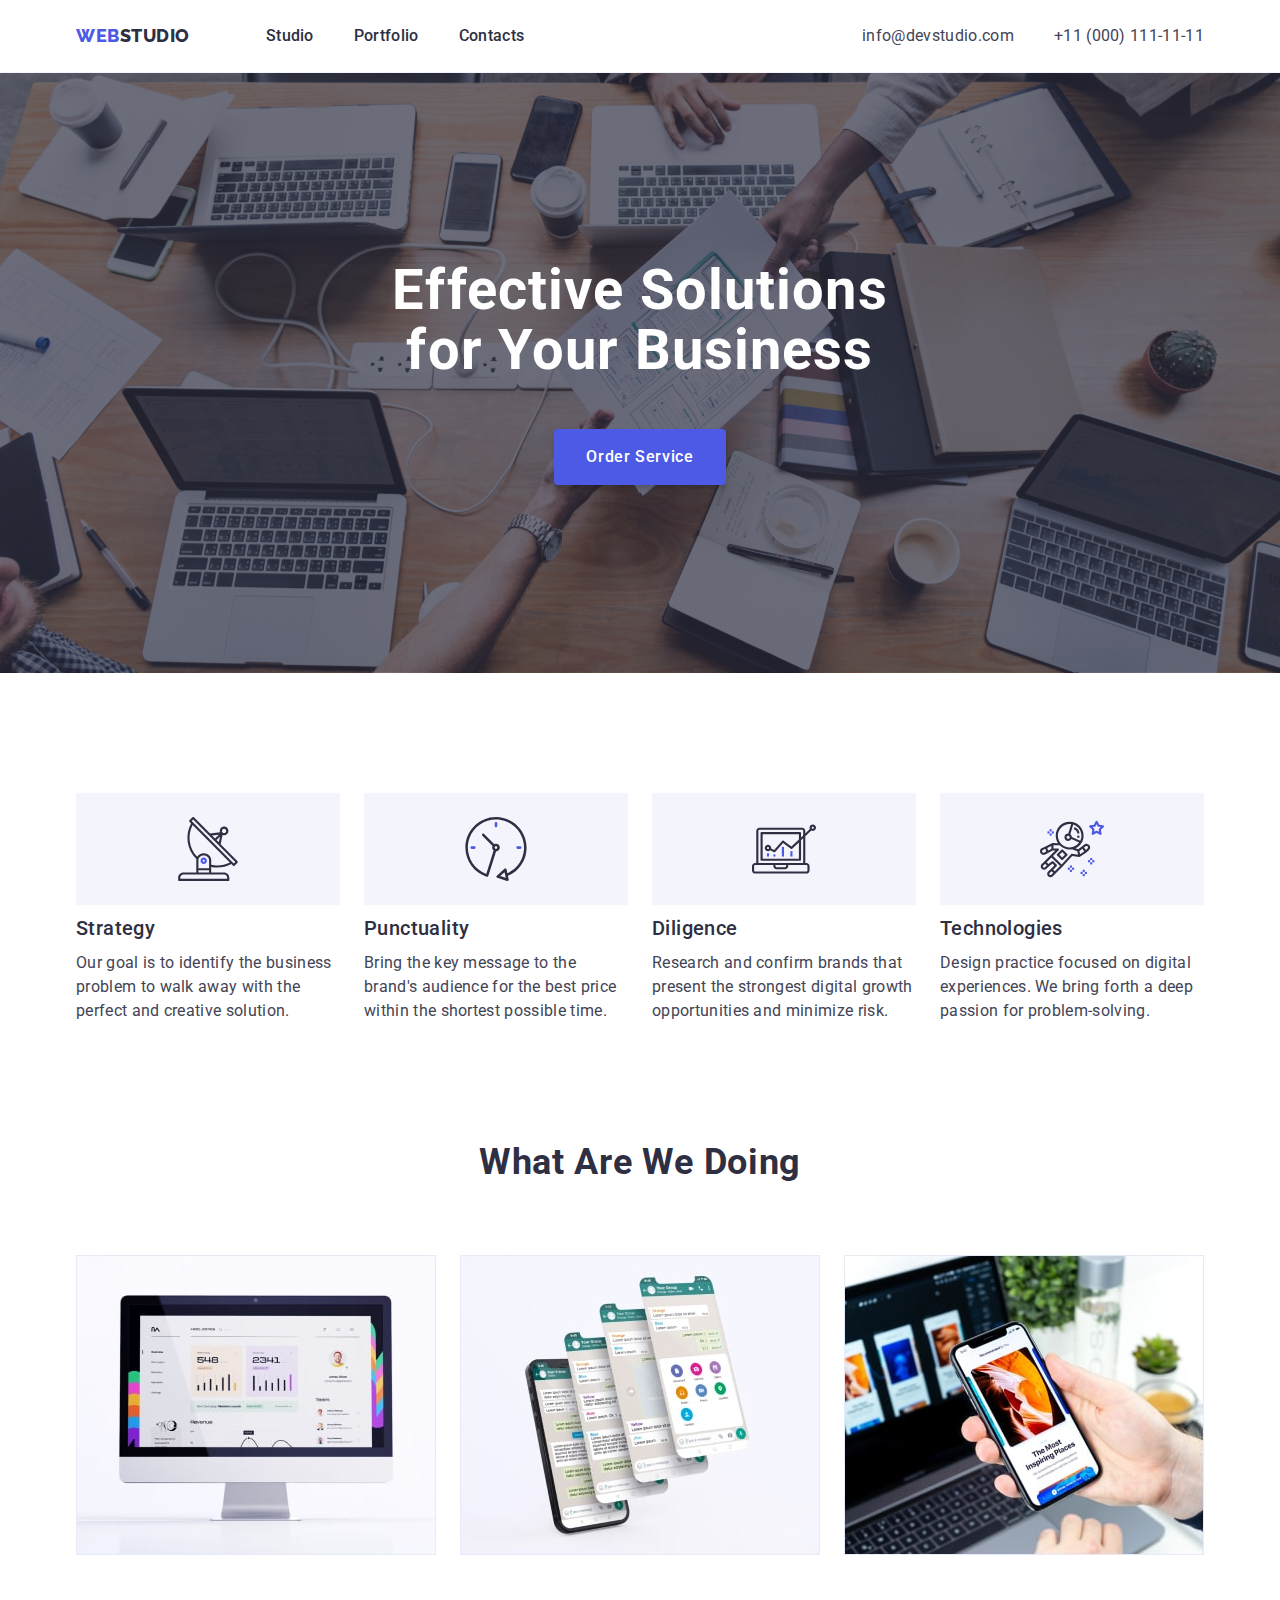
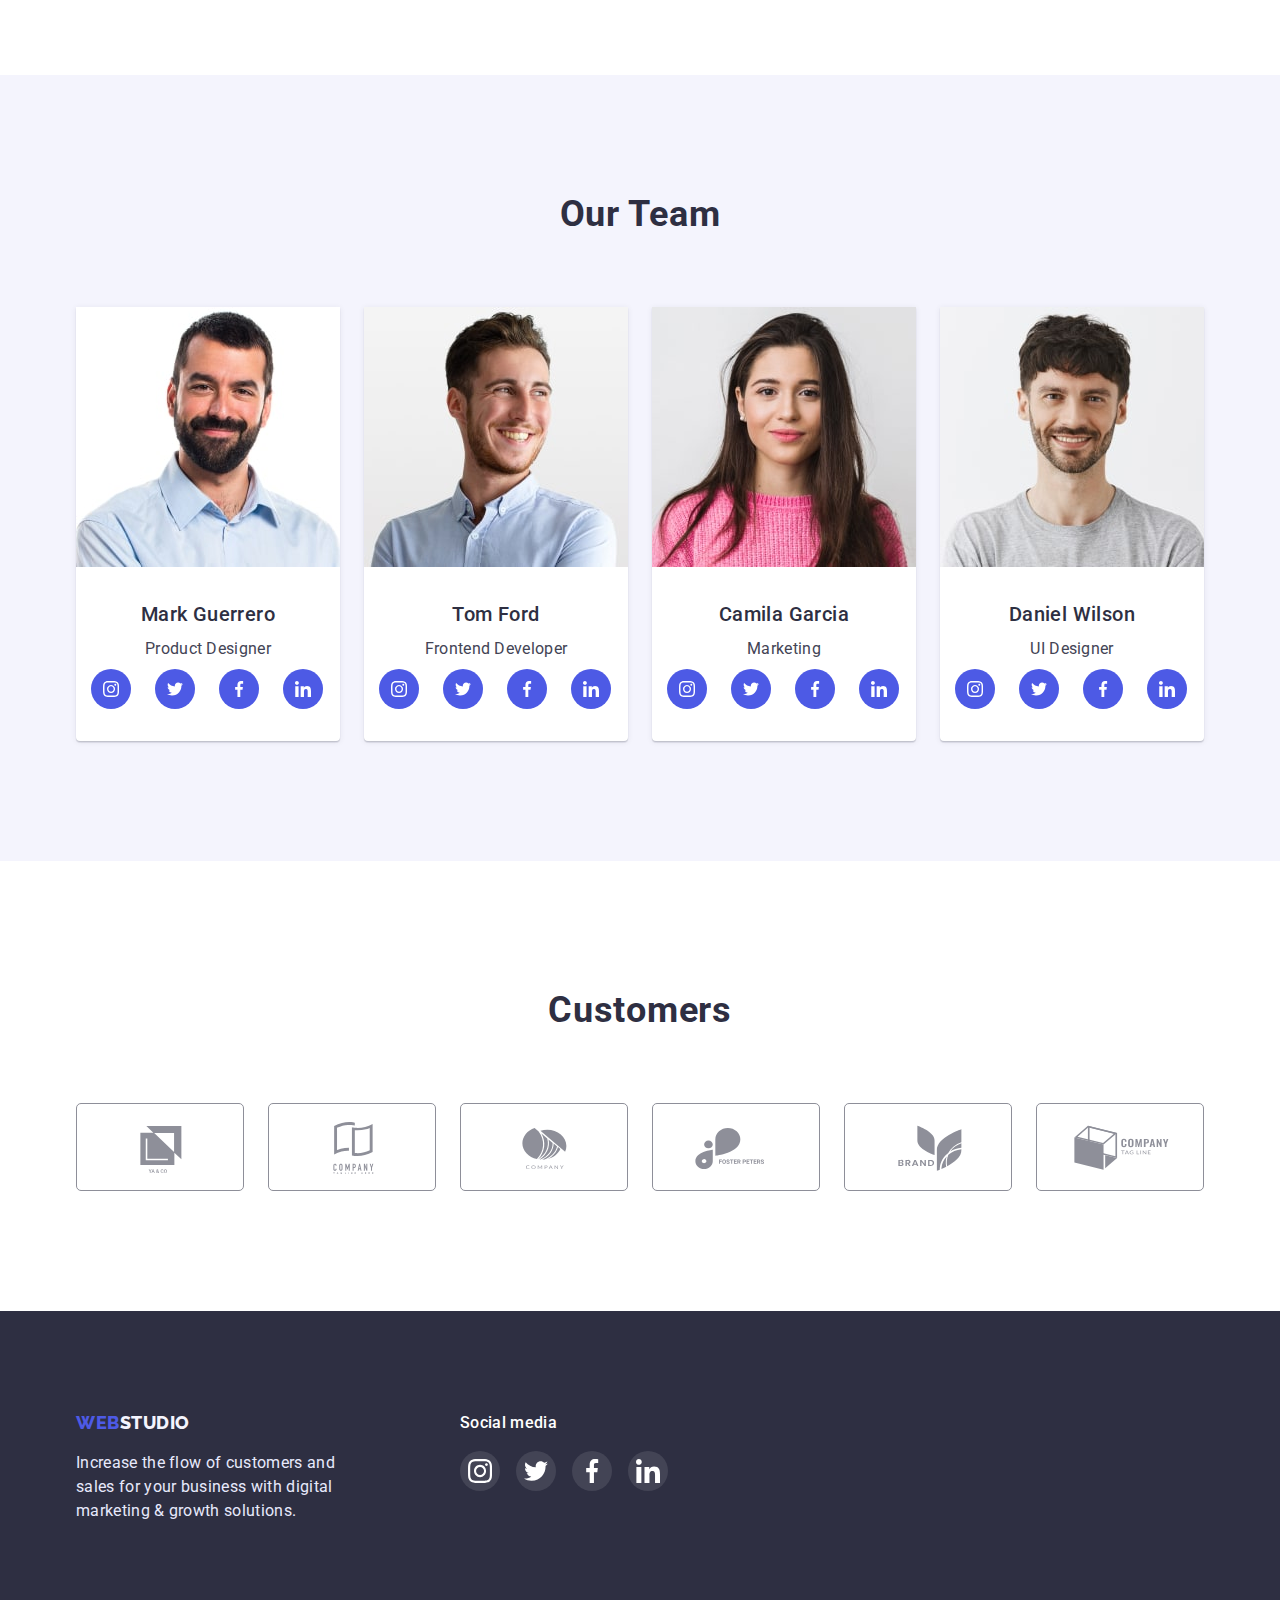
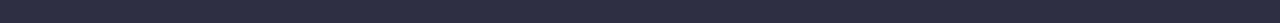
<file: index.html>
<!DOCTYPE html>
<html lang="en">
  <head>
    <meta charset="UTF-8" />
    <meta http-equiv="X-UA-Compatible" content="IE=edge" />
    <meta name="viewport" content="width=device-width, initial-scale=1.0" />

    <link rel="preconnect" href="https://fonts.googleapis.com" />
    <link rel="preconnect" href="https://fonts.gstatic.com" crossorigin />
    <link
      href="https://fonts.googleapis.com/css2?family=Raleway:wght@800&family=Roboto:wght@400;500;700;900&display=swap"
      rel="stylesheet"
    />
    <link
      rel="stylesheet"
      href="https://cdnjs.cloudflare.com/ajax/libs/modern-normalize/1.1.0/modern-normalize.min.css"
    />
    <link rel="stylesheet" href="./css/styles.css" />
    <title>WebStudio</title>
  </head>
  <body>
    <header class="header">
      <div class="container header-container">
        <nav class="header-menu menu">
          <a href="./index.html" class="logo"><span>Web</span>Studio</a>
          <ul class="menu-list">
            <li class="menu-item">
              <a href="#" class="menu-link">Studio</a>
            </li>
            <li class="menu-item">
              <a href="./portfolio.html" class="menu-link">Portfolio</a>
            </li>
            <li class="menu-item">
              <a href="#" class="menu-link">Contacts</a>
            </li>
          </ul>
        </nav>
        <address>
          <ul class="header-adress-menu menu-adress">
            <li class="menu-adress-item">
              <a class="adress-link" href="mailto:info@devstudio.com"
                >info@devstudio.com</a
              >
            </li>
            <li class="menu-adress-item">
              <a class="adress-link" href="tel:+110001111111"
                >+11 (000) 111-11-11</a
              >
            </li>
          </ul>
        </address>
      </div>
    </header>
    <main class="main">
      <section class="hero">
        <div class="container">
          <h1 class="hero-title">Effective Solutions for Your Business</h1>
          <button class="hero-btn btn" type="button">Order Service</button>
        </div>
      </section>
      <section class="properties section">
        <div class="container">
          <h2 class="properties-title">Properties</h2>
          <ul class="properties-list list">
            <li class="list-item icon-antena">
              <h3 class="list-title">Strategy</h3>
              <p class="list-text">
                Our goal is to identify the business problem to walk away with
                the perfect and creative solution.
              </p>
            </li>
            <li class="list-item icon-clock">
              <h3 class="list-title">Punctuality</h3>
              <p class="list-text">
                Bring the key message to the brand's audience for the best price
                within the shortest possible time.
              </p>
            </li>
            <li class="list-item icon-diagram">
              <h3 class="list-title">Diligence</h3>
              <p class="list-text">
                Research and confirm brands that present the strongest digital
                growth opportunities and minimize risk.
              </p>
            </li>
            <li class="list-item icon-astronaut">
              <h3 class="list-title">Technologies</h3>
              <p class="list-text">
                Design practice focused on digital experiences. We bring forth a
                deep passion for problem-solving.
              </p>
            </li>
          </ul>
        </div>
      </section>
      <section class="what-are section">
        <div class="container">
          <h2 class="section-title">What are we doing</h2>
          <ul class="what-are-list list">
            <li class="list__item">
              <img src="./images/what-are_1.jpg" width="360" alt="photo" />
            </li>
            <li>
              <img src="./images/what-are_2.jpg" width="360" alt="photo" />
            </li>
            <li>
              <img src="./images/what-are_3.jpg" width="360" alt="photo" />
            </li>
          </ul>
        </div>
      </section>
      <section class="team section">
        <div class="container">
          <h2 class="section-title">Our Team</h2>
          <ul class="team-list list">
            <li class="list-item">
              <div class="team-box">
                <img
                  src="./images/team01.jpg"
                  width="264"
                  alt="photo of team member"
                />
              </div>
              <div class="team-info">
                <h3 class="list-title">Mark Guerrero</h3>
                <p class="list-text">Product Designer</p>
                <ul class="team-social social">
                  <li class="social-item">
                    <a href="#" class="link-social">
                      <svg class="icon-social">
                        <use href="./images/symbols-defs.svg#instagram"></use>
                      </svg>
                    </a>
                  </li>
                  <li class="social-item">
                    <a href="#" class="link-social">
                      <svg class="icon-social">
                        <use href="./images/symbols-defs.svg#twitter"></use>
                      </svg>
                    </a>
                  </li>
                  <li class="social-item">
                    <a href="#" class="link-social">
                      <svg class="icon-social">
                        <use href="./images/symbols-defs.svg#facebook"></use>
                      </svg>
                    </a>
                  </li>
                  <li class="social-item">
                    <a href="#" class="link-social">
                      <svg class="icon-social">
                        <use href="./images/symbols-defs.svg#linkedin"></use>
                      </svg>
                    </a>
                  </li>
                </ul>
              </div>
            </li>
            <li class="list-item">
              <div class="team-box">
                <img
                  src="./images/team02.jpg"
                  width="264"
                  alt="photo of team member"
                />
              </div>
              <div class="team-info">
                <h3 class="list-title">Tom Ford</h3>
                <p class="list-text">Frontend Developer</p>
                <ul class="team-social social">
                  <li class="social-item">
                    <a href="#" class="link-social">
                      <svg class="icon-social">
                        <use href="./images/symbols-defs.svg#instagram"></use>
                      </svg>
                    </a>
                  </li>
                  <li class="social-item">
                    <a href="#" class="link-social">
                      <svg class="icon-social">
                        <use href="./images/symbols-defs.svg#twitter"></use>
                      </svg>
                    </a>
                  </li>
                  <li class="social-item">
                    <a href="#" class="link-social">
                      <svg class="icon-social">
                        <use href="./images/symbols-defs.svg#facebook"></use>
                      </svg>
                    </a>
                  </li>
                  <li class="social-item">
                    <a href="#" class="link-social">
                      <svg class="icon-social">
                        <use href="./images/symbols-defs.svg#linkedin"></use>
                      </svg>
                    </a>
                  </li>
                </ul>
              </div>
            </li>
            <li class="list-item">
              <div class="team-box">
                <img
                  src="./images/team03.jpg"
                  width="264"
                  alt="photo of team member"
                />
              </div>
              <div class="team-info">
                <h3 class="list-title">Camila Garcia</h3>
                <p class="list-text">Marketing</p>
                <ul class="team-social social">
                  <li class="social-item">
                    <a href="#" class="link-social">
                      <svg class="icon-social">
                        <use href="./images/symbols-defs.svg#instagram"></use>
                      </svg>
                    </a>
                  </li>
                  <li class="social-item">
                    <a href="#" class="link-social">
                      <svg class="icon-social">
                        <use href="./images/symbols-defs.svg#twitter"></use>
                      </svg>
                    </a>
                  </li>
                  <li class="social-item">
                    <a href="#" class="link-social">
                      <svg class="icon-social">
                        <use href="./images/symbols-defs.svg#facebook"></use>
                      </svg>
                    </a>
                  </li>
                  <li class="social-item">
                    <a href="#" class="link-social">
                      <svg class="icon-social">
                        <use href="./images/symbols-defs.svg#linkedin"></use>
                      </svg>
                    </a>
                  </li>
                </ul>
              </div>
            </li>
            <li class="list-item">
              <div class="team-box">
                <img
                  src="./images/team04.jpg"
                  width="264"
                  alt="photo of team member"
                />
              </div>
              <div class="team-info">
                <h3 class="list-title">Daniel Wilson</h3>
                <p class="list-text">UI Designer</p>
                <ul class="team-social social">
                  <li class="social-item">
                    <a href="#" class="link-social">
                      <svg class="icon-social">
                        <use href="./images/symbols-defs.svg#instagram"></use>
                      </svg>
                    </a>
                  </li>
                  <li class="social-item">
                    <a href="#" class="link-social">
                      <svg class="icon-social">
                        <use href="./images/symbols-defs.svg#twitter"></use>
                      </svg>
                    </a>
                  </li>
                  <li class="social-item">
                    <a href="#" class="link-social">
                      <svg class="icon-social">
                        <use href="./images/symbols-defs.svg#facebook"></use>
                      </svg>
                    </a>
                  </li>
                  <li class="social-item">
                    <a href="#" class="link-social">
                      <svg class="icon-social">
                        <use href="./images/symbols-defs.svg#linkedin"></use>
                      </svg>
                    </a>
                  </li>
                </ul>
              </div>
            </li>
          </ul>
        </div>
      </section>
      <section class="customers">
        <div class="container">
          <h2 class="section-title">Customers</h2>
          <ul class="brands-list">
            <li class="brands-item">
              <a href="#" class="brands-link">
                <svg class="brands-icon">
                  <use href="./images/symbols-defs.svg#brand1"></use>
                </svg>
              </a>
            </li>
            <li class="brands-item">
              <a href="#" class="brands-link">
                <svg class="brands-icon">
                  <use href="./images/symbols-defs.svg#brand2"></use>
                </svg>
              </a>
            </li>
            <li class="brands-item">
              <a href="#" class="brands-link">
                <svg class="brands-icon">
                  <use href="./images/symbols-defs.svg#brand3"></use>
                </svg>
              </a>
            </li>
            <li class="brands-item">
              <a href="#" class="brands-link">
                <svg class="brands-icon">
                  <use href="./images/symbols-defs.svg#brand4"></use>
                </svg>
              </a>
            </li>
            <li class="brands-item">
              <a href="#" class="brands-link">
                <svg class="brands-icon">
                  <use href="./images/symbols-defs.svg#brand5"></use>
                </svg>
              </a>
            </li>
            <li class="brands-item">
              <a href="#" class="brands-link">
                <svg class="brands-icon">
                  <use href="./images/symbols-defs.svg#brand6"></use>
                </svg>
              </a>
            </li>
          </ul>
        </div>
      </section>
    </main>
    <footer class="footer">
      <div class="footer-container container">
        <div class="footer-content">
          <a href="./index.html" class="logo"><span>Web</span>Studio</a>
          <p class="footer-text">
            Increase the flow of customers and sales for your business with
            digital marketing & growth solutions.
          </p>
        </div>

        <div class="footer-icons">
          <h2 class="social-title">Social media</h2>
          <ul class="footer-social social">
            <li class="social-item">
              <a href="#" class="footer-link-social">
                <svg class="icon-social icon-footer">
                  <use href="./images/symbols-defs.svg#instagram"></use>
                </svg>
              </a>
            </li>
            <li class="social-item">
              <a href="#" class="footer-link-social">
                <svg class="icon-social icon-footer">
                  <use href="./images/symbols-defs.svg#twitter"></use>
                </svg>
              </a>
            </li>
            <li class="social-item">
              <a href="#" class="footer-link-social">
                <svg class="icon-social icon-footer">
                  <use href="./images/symbols-defs.svg#facebook"></use>
                </svg>
              </a>
            </li>
            <li class="social-item">
              <a href="#" class="footer-link-social">
                <svg class="icon-social icon-footer">
                  <use href="./images/symbols-defs.svg#linkedin"></use>
                </svg>
              </a>
            </li>
          </ul>
        </div>
      </div>
    </footer>
  </body>
</html>
</file>
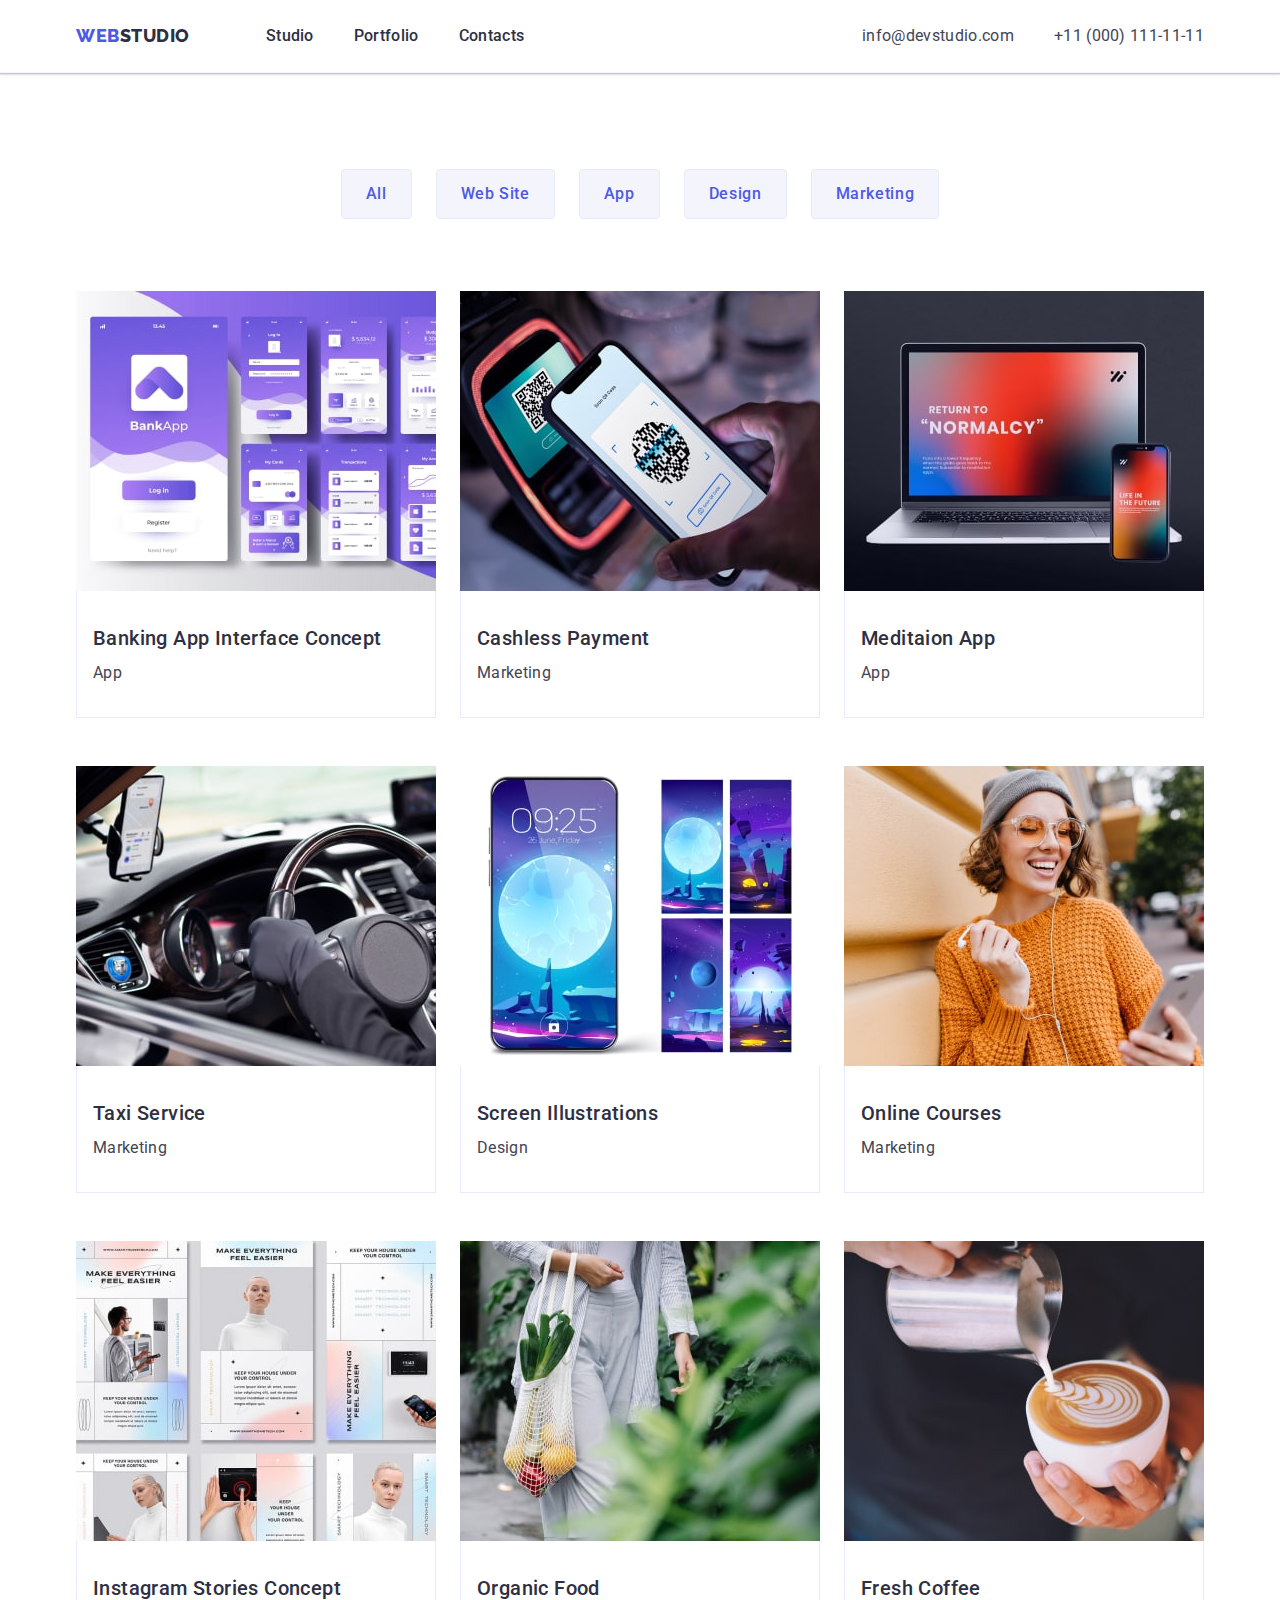
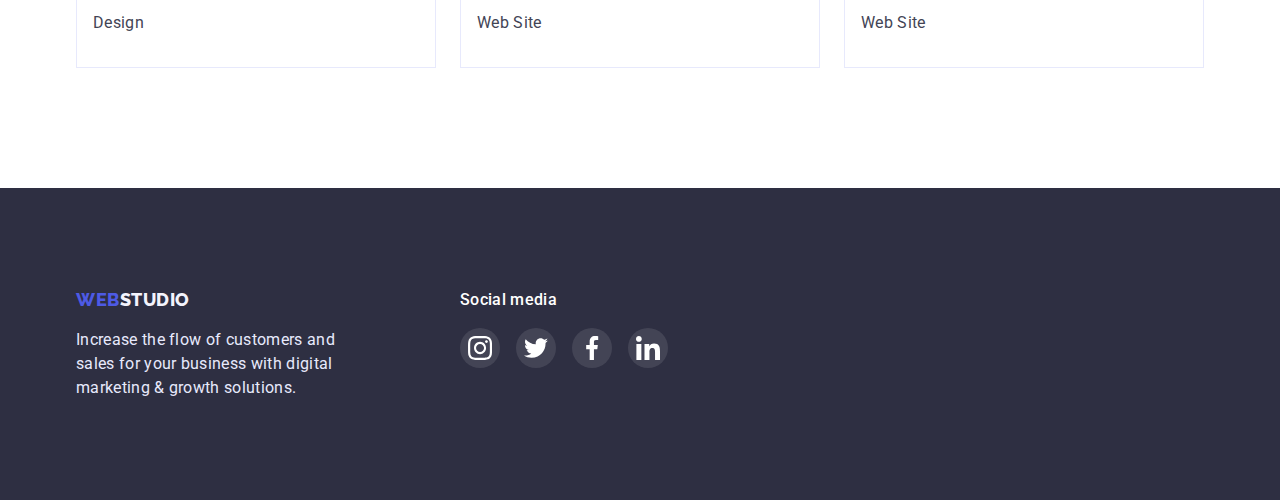
<file: portfolio.html>
<!DOCTYPE html>
<html lang="en">
  <head>
    <meta charset="UTF-8" />
    <meta http-equiv="X-UA-Compatible" content="IE=edge" />
    <meta name="viewport" content="width=device-width, initial-scale=1.0" />

    <link rel="preconnect" href="https://fonts.googleapis.com" />
    <link rel="preconnect" href="https://fonts.gstatic.com" crossorigin />
    <link
      href="https://fonts.googleapis.com/css2?family=Raleway:wght@800&family=Roboto:wght@400;500;700;900&display=swap"
      rel="stylesheet"
    />
    <link
      rel="stylesheet"
      href="https://cdnjs.cloudflare.com/ajax/libs/modern-normalize/1.1.0/modern-normalize.min.css"
    />

    <link rel="stylesheet" href="./css/styles.css" />
    <title>WebStudio</title>
  </head>
  <body>
    <header class="header">
      <div class="header-container container">
        <nav class="header-menu menu">
          <a href="./index.html" class="logo"><span>Web</span>Studio</a>
          <ul class="menu-list">
            <li class="menu-item">
              <a href="./index.html" class="menu-link">Studio</a>
            </li>
            <li class="menu-item">
              <a href="./portfolio.html" class="menu-link">Portfolio</a>
            </li>
            <li class="menu-item">
              <a href="#" class="menu-link">Contacts</a>
            </li>
          </ul>
        </nav>
        <address>
          <ul class="header-adress-menu menu-adress">
            <li class="menu-adress-item">
              <a class="adress-link" href="mailto:info@devstudio.com"
                >info@devstudio.com</a
              >
            </li>
            <li class="menu-adress-item">
              <a class="adress-link" href="tel:+110001111111"
                >+11 (000) 111-11-11</a
              >
            </li>
          </ul>
        </address>
      </div>
    </header>
    <main>
      <section class="portfolio">
        <div class="container">
          <h2 class="portfolio-title">Portfolio</h2>
          <ul class="portfolio-buttons buttons">
            <li class="buttons-item"><button type="button">All</button></li>
            <li class="buttons-item">
              <button type="button">Web Site</button>
            </li>
            <li class="buttons-item"><button type="button">App</button></li>
            <li class="buttons-item"><button type="button">Design</button></li>
            <li class="buttons-item">
              <button type="button">Marketing</button>
            </li>
          </ul>
          <ul class="portfolio-list list">
            <li class="list-item">
              <a href="#" class="portfolio-link">
                <img src="./images/img1.jpg" width="360" alt="photo" />
                <div class="content">
                  <h3 class="list-title">Banking App Interface Concept</h3>
                  <p class="list-text">App</p>
                </div>
              </a>
            </li>
            <li class="list-item">
              <a href="#" class="portfolio-link">
                <img src="./images/img2.jpg" width="360" alt="photo" />
                <div class="content">
                  <h3 class="list-title">Cashless Payment</h3>
                  <p class="list-text">Marketing</p>
                </div>
              </a>
            </li>
            <li class="list-item">
              <a href="#" class="portfolio-link">
                <img src="./images/img3.jpg" width="360" alt="photo" />
                <div class="content">
                  <h3 class="list-title">Meditaion App</h3>
                  <p class="list-text">App</p>
                </div>
              </a>
            </li>
            <li class="list-item">
              <a href="#" class="portfolio-link">
                <img src="./images/img4.jpg" width="360" alt="photo" />
                <div class="content">
                  <h3 class="list-title">Taxi Service</h3>
                  <p class="list-text">Marketing</p>
                </div>
              </a>
            </li>
            <li class="list-item">
              <a href="#" class="portfolio-link">
                <img src="./images/img5.jpg" width="360" alt="photo" />
                <div class="content">
                  <h3 class="list-title">Screen Illustrations</h3>
                  <p class="list-text">Design</p>
                </div>
              </a>
            </li>
            <li class="list-item">
              <a href="#" class="portfolio-link">
                <img src="./images/img6.jpg" width="360" alt="photo" />
                <div class="content">
                  <h3 class="list-title">Online Courses</h3>
                  <p class="list-text">Marketing</p>
                </div>
              </a>
            </li>
            <li class="list-item">
              <a href="#" class="portfolio-link">
                <img src="./images/img7.jpg" width="360" alt="photo" />
                <div class="content">
                  <h3 class="list-title">Instagram Stories Concept</h3>
                  <p class="list-text">Design</p>
                </div>
              </a>
            </li>
            <li class="list-item">
              <a href="#" class="portfolio-link">
                <img src="./images/img8.jpg" width="360" alt="photo" />
                <div class="content">
                  <h3 class="list-title">Organic Food</h3>
                  <p class="list-text">Web Site</p>
                </div>
              </a>
            </li>
            <li class="list-item">
              <a href="#" class="portfolio-link">
                <img src="./images/img9.jpg" width="360" alt="photo" />
                <div class="content">
                  <h3 class="list-title">Fresh Coffee</h3>
                  <p class="list-text">Web Site</p>
                </div>
              </a>
            </li>
          </ul>
        </div>
      </section>
    </main>
    <footer class="footer">
      <div class="footer-container container">
        <div class="footer-content">
          <a href="./index.html" class="logo"><span>Web</span>Studio</a>
          <p class="footer-text">
            Increase the flow of customers and sales for your business with
            digital marketing & growth solutions.
          </p>
        </div>
        <div class="footer-icons">
          <h2 class="social-title">Social media</h2>
          <ul class="footer-social social">
            <li class="social-item">
              <a href="#" class="footer-link-social">
                <svg class="icon-social icon-footer">
                  <use href="./images/symbols-defs.svg#instagram"></use>
                </svg>
              </a>
            </li>
            <li class="social-item">
              <a href="#" class="footer-link-social">
                <svg class="icon-social icon-footer">
                  <use href="./images/symbols-defs.svg#twitter"></use>
                </svg>
              </a>
            </li>
            <li class="social-item">
              <a href="#" class="footer-link-social">
                <svg class="icon-social icon-footer">
                  <use href="./images/symbols-defs.svg#facebook"></use>
                </svg>
              </a>
            </li>
            <li class="social-item">
              <a href="#" class="footer-link-social">
                <svg class="icon-social icon-footer">
                  <use href="./images/symbols-defs.svg#linkedin"></use>
                </svg>
              </a>
            </li>
          </ul>
        </div>
      </div>
    </footer>
  </body>
</html>
</file>
<file: css/styles.css>
* {
  margin: 0;
  padding: 0;
}
ul {
  list-style: none;
}
a {
  text-decoration: none;
}
img {
  display: block;
}
:root {
  --title-color: #2e2f42;
  --text-color: #434455;
  --light-slate-color: #8e8f99;
  --success-green-color: #31d0aa;
  --activ-focus-color: #404bbf;
  --button-normal-color: #4d5ae5;
  --background-light-color: #f4f4fd;
  --accent-color-back: #e7e9fc;
}

body {
  font-family: 'Roboto', sans-serif;
  color: var(--text-color);
}
.container {
  max-width: 1158px;
  padding-left: 15px;
  padding-right: 15px;
  margin-left: auto;
  margin-right: auto;
}
.header {
  border-bottom: 1px solid var(--background-light-color);
  box-shadow: 0px 2px 1px rgba(46, 47, 66, 0.08),
    0px 1px 1px rgba(46, 47, 66, 0.16), 0px 1px 6px rgba(46, 47, 66, 0.08);
}
.header-container {
  display: flex;
  align-items: center;
  justify-content: space-between;
}
.menu,
.menu-list,
.menu-adress {
  display: flex;
}
/* --------nav-menu--------- */
.logo {
  display: flex;
  align-items: center;
  font-family: 'Raleway', sans-serif;
  font-weight: 800;
  font-size: 18px;
  line-height: 1.33; /* 24/18 */
  letter-spacing: 0.03em;
  text-transform: uppercase;
  color: var(--title-color);
  margin-right: 76px;
}
.logo span {
  color: var(--button-normal-color);
}
.menu-item + .menu-item {
  margin-left: 40px;
}
.menu-adress-item + .menu-adress-item {
  margin-left: 40px;
}
.menu-link {
  display: block;
  color: var(--title-color);
  font-weight: 500;
  font-size: 16px;
  line-height: 1.5; /* 24/16 */
  letter-spacing: 0.02em;
  padding-top: 24px;
  padding-bottom: 24px;
}

.adress-link {
  display: block;
  font-weight: 400;
  font-style: normal;
  font-size: 16px;
  line-height: 1.5; /* 24/16 */
  letter-spacing: 0.02em;
  color: var(--text-color);
}
.menu-link:hover,
.menu-link:focus,
.adress-link:hover {
  color: var(--activ-focus-color);
}
/* ---------------------common styles------------- */
.section {
  padding-top: 120px;
}
.what-are,
.team {
  padding-bottom: 120px;
}
.properties-list,
.what-are-list,
.team-list {
  display: flex;
  flex-wrap: wrap;
  gap: 24px;
}
.section-title {
  font-weight: 700;
  font-size: 36px;
  line-height: 1.11; /* 40/36 */
  text-align: center;
  letter-spacing: 0.02em;
  text-transform: capitalize;
  color: var(--title-color);
  margin-bottom: 72px;
}
.list-title {
  font-weight: 500;
  font-size: 20px;
  line-height: 1.5; /* 24/16 */
  letter-spacing: 0.02em;
  color: var(--title-color);
}
.list-text {
  font-size: 16px;
  line-height: 1.5; /* 24/16 */
  letter-spacing: 0.02em;
  color: var(--text-color);
}
/* ------------------section Hero----------------- */
.hero {
  text-align: center;
  max-width: 1440px;
  margin: 0 auto;
  padding-top: 188px;
  padding-bottom: 188px;
  background-image: linear-gradient(
      rgba(46, 47, 66, 0.7),
      rgba(46, 47, 66, 0.7)
    ),
    url(../images/hero-bgr.jpg);
  background-position: center;
  background-size: cover;
  background-repeat: no-repeat;
}
.hero-title {
  width: 496px;
  font-weight: 700;
  font-size: 56px;
  line-height: 1.07; /* 60/56 */
  letter-spacing: 0.02em;
  color: #fff;
  margin-left: auto;
  margin-right: auto;
  margin-bottom: 48px;
}
.hero-btn {
  background-color: var(--button-normal-color);
  color: #fff;
  padding: 16px 32px;
  box-shadow: 0px 4px 4px rgba(0, 0, 0, 0.15);
  border-radius: 4px;
  border: none;
  font-family: 'Roboto', sans-serif;
  font-style: normal;
  font-weight: 500;
  font-size: 16px;
  line-height: 1.5; /* 24/16 */
  letter-spacing: 0.04em;
  cursor: pointer;
}
.hero button:hover,
.hero button:focus {
  background-color: var(--activ-focus-color);
}
/* -------------------properties----------- */
.properties-title {
  display: none;
}
.properties-list .list-item::before {
  display: block;
  content: '';
  height: 112px;
  background-repeat: no-repeat;
  background-position: center;
  background-color: var(--background-light-color);
}
.icon-antena::before {
  background-image: url('../images/antenna.svg');
}
.icon-clock::before {
  background-image: url('../images/clock.svg');
}
.icon-diagram::before {
  background-image: url('../images/diagram.svg');
}
.icon-astronaut::before {
  background-image: url('../images/astronaut.svg');
}
.properties-list > .list-item {
  flex-basis: calc((100% - 3 * 24px) / 4);
}
.properties-list .list-title {
  margin-top: 8px;
  margin-bottom: 8px;
}

/* -------------------------team---------------- */
.team {
  background-color: var(--background-light-color);
}
.team-list .list-title {
  margin-bottom: 8px;
}
.team-list .list-text {
  margin-bottom: 8px;
}
.team-list .list-item {
  background-color: #fff;
  box-shadow: 0px 1px 6px rgba(46, 47, 66, 0.08),
    0px 1px 1px rgba(46, 47, 66, 0.16), 0px 2px 1px rgba(46, 47, 66, 0.08);
  border-radius: 0px 0px 4px 4px;
}
.team-info {
  padding: 32px 15px;
  text-align: center;
}
.team-social {
  display: flex;
  gap: 24px;
}
.link-social {
  display: flex;
  justify-content: center;
  align-items: center;
  width: 40px;
  height: 40px;
  background-color: var(--button-normal-color);
  border-radius: 50%;
}
.link-social:hover,
.link-social:focus {
  background-color: var(--activ-focus-color);
  cursor: pointer;
}
.icon-social {
  width: 16px;
  height: 16px;
  fill: #fff;
}
/* ---------------------customers------------- */
.customers {
  padding-top: 130px;
  padding-bottom: 120px;
}
.brands-list {
  display: flex;
  gap: 24px;
}
.brands-link {
  display: flex;
  align-items: center;
  justify-content: center;
  padding: 15px 31px;
  border: 1px solid var(--light-slate-color);
  border-radius: 5px;
}
.brands-icon {
  width: 104px;
  height: 56px;
  fill: var(--light-slate-color);
}
.brands-link:hover,
.brands-link:focus {
  border-color: var(--activ-focus-color);
}
.brands-link:hover .brands-icon,
.brands-link:focus .brands-icon {
  fill: var(--activ-focus-color);
}

/* --------------------------porfolio------------------ */
.portfolio {
  padding-top: 96px;
  padding-bottom: 120px;
}
.portfolio-title {
  display: none;
}
.portfolio-buttons {
  display: flex;
  justify-content: center;
  margin-bottom: 72px;
}
.buttons-item + .buttons-item {
  margin-left: 24px;
}

.portfolio-list {
  display: flex;
  flex-wrap: wrap;
  gap: 48px 24px;
}
.portfolio-link {
  display: block;
}
.portfolio-link:hover {
  box-shadow: 0px 1px 6px rgba(46, 47, 66, 0.08),
    0px 1px 1px rgba(46, 47, 66, 0.16), 0px 2px 1px rgba(46, 47, 66, 0.08);
}

.buttons-item button {
  background-color: var(--background-light-color);
  border: 1px solid #e7e9fc;
  border-radius: 4px;
  padding: 12px 24px;
  font-family: 'Roboto', sans-serif;
  font-style: normal;
  font-weight: 500;
  font-size: 16px;
  line-height: 1.5; /* 24/16 */
  letter-spacing: 0.04em;
  color: #4d5ae5;
  cursor: pointer;
}
.buttons-item button:hover,
.buttons-item button:focus {
  background-color: var(--activ-focus-color);
  box-shadow: 0px 3px 1px rgba(0, 0, 0, 0.1), 0px 2px 1px rgba(0, 0, 0, 0.08),
    0px 2px 2px rgba(0, 0, 0, 0.12);
  border-color: transparent;
  color: #fff;
}

.content {
  padding: 32px 16px;
  border-bottom: 1px solid var(--accent-color-back);
  border-left: 1px solid var(--accent-color-back);
  border-right: 1px solid var(--accent-color-back);
}
.content .list-title {
  margin-bottom: 8px;
}

/* ----------------------footer--------------- */
.footer {
  background-color: var(--title-color);
  padding: 100px 0;
}
.footer-container {
  display: flex;
}
.footer-content {
  width: 264px;
}
.footer .logo {
  display: inline-block;
  color: var(--background-light-color);
  margin-bottom: 16px;
  margin-right: 0px;
}
.footer-text {
  font-size: 16px;
  line-height: 1.5; /* 24/16 */
  letter-spacing: 0.02em;
  color: var(--accent-color-back);
}
.social-title {
  font-weight: 500;
  font-size: 16px;
  line-height: 1.5;
  letter-spacing: 0.02em;
  margin-bottom: 16px;
  color: #ffffff;
}
.footer-icons {
  margin-left: 120px;
}
.footer-social {
  display: flex;
  gap: 16px;
}
.icon-footer {
  width: 24px;
  height: 24px;
}
.footer-link-social {
  display: flex;
  justify-content: center;
  align-items: center;
  width: 40px;
  height: 40px;
  background-color: rgba(255, 255, 255, 0.1);
  border-radius: 50%;
}
.footer-link-social:hover,
.footer-link-social:focus {
  background-color: var(--success-green-color);
}
</file>
